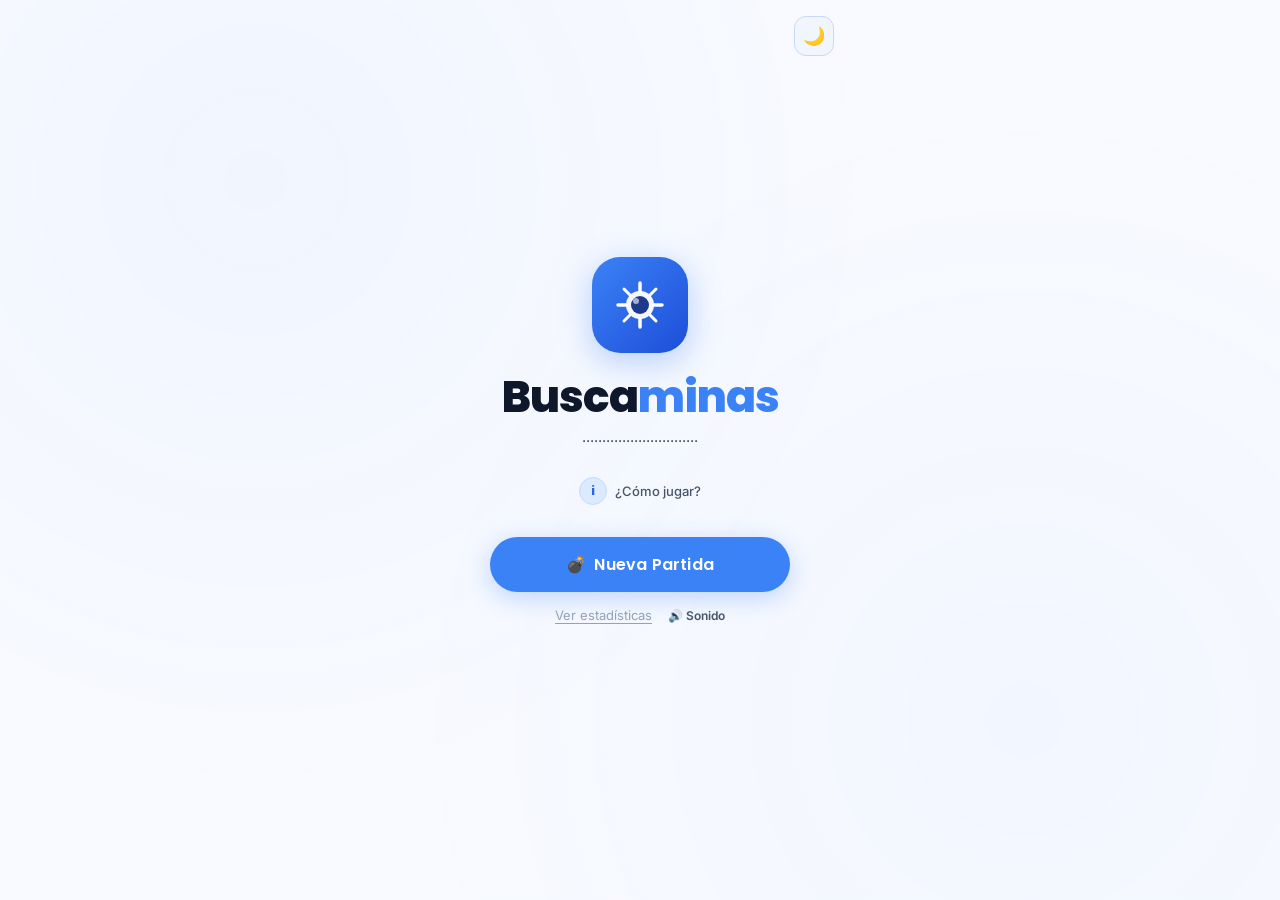
<file: minesweeper/index.html>
<!DOCTYPE html>
<html lang="es" data-theme="">
<head>
  <meta charset="UTF-8"/>
  <meta name="viewport" content="width=device-width, initial-scale=1.0, maximum-scale=1.0"/>
  <meta name="description" content="Buscaminas — Juego clásico con diseño premium"/>
  <title>Buscaminasgame</title>
  <link rel="icon" href="data:image/svg+xml,<svg xmlns='http://www.w3.org/2000/svg' viewBox='0 0 100 100'><text y='.9em' font-size='90'>💣</text></svg>"/>
  <link rel="stylesheet" href="css/style.css"/>
</head>
<body>
<div id="root">

  <!-- ═══════════════════════════════════════
       PANTALLA 1 — HOME
  ════════════════════════════════════════ -->
  <div class="screen s-active" data-screen="home" id="s-home">
    <div class="home-wrap">

      <!-- Logo -->
      <div class="logo-block">
        <div class="logo-icon-wrap">
          <!-- Mine SVG icon -->
          <svg class="logo-icon-svg" viewBox="0 0 52 52" fill="none" xmlns="http://www.w3.org/2000/svg">
            <circle cx="26" cy="26" r="14" fill="white" fill-opacity=".95"/>
            <circle cx="26" cy="26" r="9" fill="#1e3a8a"/>
            <!-- Spikes -->
            <line x1="26" y1="4"  x2="26" y2="12" stroke="white" stroke-width="3.5" stroke-linecap="round"/>
            <line x1="26" y1="40" x2="26" y2="48" stroke="white" stroke-width="3.5" stroke-linecap="round"/>
            <line x1="4"  y1="26" x2="12" y2="26" stroke="white" stroke-width="3.5" stroke-linecap="round"/>
            <line x1="40" y1="26" x2="48" y2="26" stroke="white" stroke-width="3.5" stroke-linecap="round"/>
            <line x1="10" y1="10" x2="16" y2="16" stroke="white" stroke-width="3" stroke-linecap="round"/>
            <line x1="36" y1="36" x2="42" y2="42" stroke="white" stroke-width="3" stroke-linecap="round"/>
            <line x1="42" y1="10" x2="36" y2="16" stroke="white" stroke-width="3" stroke-linecap="round"/>
            <line x1="16" y1="36" x2="10" y2="42" stroke="white" stroke-width="3" stroke-linecap="round"/>
            <!-- Shine -->
            <circle cx="22" cy="22" r="3" fill="white" fill-opacity=".6"/>
          </svg>
        </div>
        <h1 class="logo-title">Busca<span>minas</span></h1>
        <p class="logo-sub">.............................</p>
      </div>

      <!-- Best times -->

      <!-- How to play -->
      <div class="how-btn-wrap">
        <button id="btn-info" class="btn-info" aria-label="Cómo jugar">i</button>
        <span style="font-size:13px;font-weight:500;color:var(--txt2);">¿Cómo jugar?</span>
        <div id="how-tooltip" class="how-tooltip" role="tooltip">
          <div class="how-title">📖 Instrucciones</div>
          <div class="how-item">
            <span class="how-key">Clic</span>
            <span class="how-text">Revelar una casilla</span>
          </div>
          <div class="how-item">
            <span class="how-key">Clic der.</span>
            <span class="how-text">Poner / quitar bandera 🚩</span>
          </div>
          <div class="how-item">
            <span class="how-key">Mantener</span>
            <span class="how-text">En móvil: poner bandera</span>
          </div>
          <div class="how-item">
            <span class="how-key">Número</span>
            <span class="how-text">Minas adyacentes a esa celda</span>
          </div>
          <div style="margin-top:8px;font-size:11px;color:var(--txt3);">El primer clic nunca es una mina. ¡Encuentra todas!</div>
        </div>
      </div>

      <!-- CTA -->
      <div class="home-cta">
        <button id="btn-new-game" class="btn btn-primary btn-lg">
          💣 &nbsp;Nueva Partida
        </button>
        <div style="display:flex;gap:16px;align-items:center;">
          <button id="btn-stats" class="stats-link">Ver estadísticas</button>
          <button id="btn-sound-home" class="sound-toggle" aria-label="Sonido">🔊 Sonido</button>
        </div>
      </div>

    </div>

    <!-- Corner theme toggle -->
    <button id="btn-theme" class="btn-icon" style="position:fixed;top:16px;right:16px;"
            title="Modo oscuro/claro" aria-label="Cambiar tema">🌙</button>
  </div>


  <!-- ═══════════════════════════════════════
       PANTALLA 2 — DIFICULTAD
  ════════════════════════════════════════ -->
  <div class="screen s-right" data-screen="diff" id="s-diff">

    <div class="screen-hdr">
      <button id="btn-diff-back" class="btn-icon" aria-label="Volver">←</button>
      <div>
        <div class="screen-hdr-title">Selecciona <span>dificultad</span></div>
      </div>
    </div>

    <!-- Difficulty cards -->
    <div id="diff-list" class="diff-list"></div>

    <!-- Custom fields -->
    <div id="custom-fields" class="custom-fields card">
      <div class="field-label" style="margin-bottom:10px;">⚙️ Configuración personalizada</div>
      <div class="custom-row">
        <div class="field-group">
          <label class="field-label">Filas</label>
          <input id="c-rows" class="field-input" type="number" min="5" max="30" value="9" placeholder="9"/>
        </div>
        <div class="field-group">
          <label class="field-label">Columnas</label>
          <input id="c-cols" class="field-input" type="number" min="5" max="50" value="9" placeholder="9"/>
        </div>
        <div class="field-group">
          <label class="field-label">Minas</label>
          <input id="c-mines" class="field-input" type="number" min="1" max="999" value="10" placeholder="10"/>
        </div>
      </div>
    </div>

    <div class="diff-cta">
      <button id="btn-diff-start" class="btn btn-primary">
        💣 &nbsp;¡Empezar!
      </button>
    </div>

  </div>


  <!-- ═══════════════════════════════════════
       PANTALLA 3 — JUEGO
  ════════════════════════════════════════ -->
  <div class="screen s-right" data-screen="game" id="s-game">

    <!-- Game header -->
    <div class="game-hdr">
      <div class="game-hdr-left">
        <button id="btn-game-home" class="btn-icon" aria-label="Menú principal">🏠</button>
        <div>
          <div class="game-title-sm">Buscaminas</div>
        </div>
        <span id="game-diff-badge" class="diff-badge"></span>
      </div>

      <div class="game-hdr-center">
        <!-- Mines counter -->
        <div class="hud-chip card">
          <span class="hud-icon">🚩</span>
          <span id="hud-mines" class="hud-val">0</span>
        </div>
        <!-- Timer -->
        <div class="hud-chip card">
          <span class="hud-icon">⏱</span>
          <span id="hud-timer" class="hud-val">00:00</span>
        </div>
      </div>

      <div class="game-hdr-right">
        <button id="btn-sound-game" class="btn-icon" aria-label="Sonido">🔊</button>
        <button id="btn-theme-game" class="btn-icon" aria-label="Tema">🌙</button>
      </div>
    </div>

    <!-- Status bar -->
    <div class="status-bar card">
      <span id="status-msg" class="status-msg">🎯 ¡Encuentra todas las minas!</span>
      <button id="btn-restart" class="btn-restart" aria-label="Reiniciar">
        <span class="restart-icon">↺</span> Reiniciar
      </button>
    </div>

    <!-- Board -->
    <div class="board-wrap">
      <div id="board"></div>
    </div>

  </div>

</div><!-- #root -->


<!-- ═══════════════════════════════════════
     MODAL — FIN DE PARTIDA
════════════════════════════════════════ -->
<div id="end-modal" class="modal-overlay" role="dialog" aria-modal="true" aria-labelledby="end-title">
  <div class="modal card">
    <span id="end-icon"  class="modal-icon" aria-hidden="true">🏆</span>
    <h2  id="end-title" class="modal-title win">¡Ganaste!</h2>
    <p   id="end-sub"   class="modal-sub"></p>

    <div class="modal-stats">
      <div class="modal-stat">
        <span id="end-time"     class="modal-stat-v">00:00</span>
        <span class="modal-stat-l">Tiempo</span>
      </div>
      <div class="modal-stat">
        <span id="end-best"     class="modal-stat-v">--:--</span>
        <span class="modal-stat-l">Mejor tiempo</span>
      </div>
      <div class="modal-stat">
        <span id="end-flags"    class="modal-stat-v">0</span>
        <span class="modal-stat-l">Banderas</span>
      </div>
      <div class="modal-stat">
        <span id="end-revealed" class="modal-stat-v">0</span>
        <span class="modal-stat-l">Reveladas</span>
      </div>
    </div>

    <div class="modal-btns">
      <button id="end-btn-menu"   class="btn btn-ghost">🏠 Menú</button>
      <button id="end-btn-replay" class="btn btn-primary">🔄 Jugar de nuevo</button>
    </div>
  </div>
</div>


<!-- ═══════════════════════════════════════
     MODAL — ESTADÍSTICAS
════════════════════════════════════════ -->
<div id="stats-modal" class="modal-overlay" role="dialog" aria-modal="true" aria-labelledby="stats-title">
  <div class="modal card" style="max-width:480px;">
    <div style="display:flex;align-items:center;justify-content:space-between;margin-bottom:24px;">
      <h2 id="stats-title" style="font-family:'Poppins',sans-serif;font-size:20px;font-weight:700;">📊 Estadísticas</h2>
      <button id="stats-close" class="btn-icon" aria-label="Cerrar">✕</button>
    </div>

    <div class="stats-sections">

      <!-- Per difficulty -->
      <div>
        <div class="stats-group-title"> Fácil</div>
        <div id="sstat-easy" class="stats-grid"></div>
      </div>
      <div>
        <div class="stats-group-title">Medio</div>
        <div id="sstat-medium" class="stats-grid"></div>
      </div>
      <div>
        <div class="stats-group-title">Difícil</div>
        <div id="sstat-hard" class="stats-grid"></div>
      </div>

      <!-- History -->
      <div>
        <div class="stats-group-title">🕒 Historial reciente</div>
        <div id="history-list" class="history-list"></div>
      </div>

    </div>

    <button id="stats-btn-close" class="btn btn-primary" style="width:100%;margin-top:20px;"
            onclick="document.getElementById('stats-modal').classList.remove('show')">
      Cerrar
    </button>
  </div>
</div>

<script src="js/game.js"></script>
<script>
  // Extra bindings that need DOM ready
  document.addEventListener('DOMContentLoaded', () => {
    const themeGame = document.getElementById('btn-theme-game');
    if (themeGame) themeGame.addEventListener('click', () => {
      document.getElementById('btn-theme').click();
    });
  });
</script>
</body>
</html>
</file>
<file: minesweeper/css/style.css>
/* ============================================================
   BUSCAMINAS — Premium CSS
   ============================================================ */

@import url('https://fonts.googleapis.com/css2?family=Poppins:wght@300;400;500;600;700;800;900&family=Inter:wght@400;500;600&display=swap');

/* ── Design Tokens ── */
:root {
  --blue-50:  #eff6ff;
  --blue-100: #dbeafe;
  --blue-200: #bfdbfe;
  --blue-300: #93c5fd;
  --blue-400: #60a5fa;
  --blue-500: #3b82f6;
  --blue-600: #2563eb;
  --blue-700: #1d4ed8;
  --blue-800: #1e40af;
  --blue-900: #1e3a8a;

  --bg:         #f8faff;
  --bg2:        #eef2fb;
  --bg3:        #e3eaf8;
  --surface:    #ffffff;
  --surface2:   #f1f5fe;
  --border:     #c7d8f8;
  --border-act: #3b82f6;
  --txt:        #0f172a;
  --txt2:       #475569;
  --txt3:       #94a3b8;
  --accent:     #3b82f6;
  --accent-h:   #2563eb;
  --accent-glow:rgba(59,130,246,0.25);
  --danger:     #ef4444;
  --success:    #22c55e;
  --warn:       #f59e0b;

  --radius-sm:  8px;
  --radius:     14px;
  --radius-lg:  20px;
  --radius-xl:  28px;
  --shadow-sm:  0 1px 3px rgba(15,23,42,.06), 0 1px 2px rgba(15,23,42,.04);
  --shadow:     0 4px 16px rgba(15,23,42,.08), 0 1px 4px rgba(15,23,42,.04);
  --shadow-lg:  0 12px 40px rgba(15,23,42,.12), 0 4px 12px rgba(15,23,42,.06);
  --shadow-blue:0 6px 24px rgba(59,130,246,.3);
  --ease:       cubic-bezier(0.4, 0, 0.2, 1);
  --spring:     cubic-bezier(0.34, 1.56, 0.64, 1);
  --t:          .22s;
}

[data-theme="dark"] {
  --bg:         #0c1120;
  --bg2:        #111827;
  --bg3:        #1a2540;
  --surface:    #162035;
  --surface2:   #1e2d47;
  --border:     #2a3f6a;
  --border-act: #60a5fa;
  --txt:        #f0f6ff;
  --txt2:       #94a3b8;
  --txt3:       #475569;
  --accent:     #60a5fa;
  --accent-h:   #93c5fd;
  --accent-glow:rgba(96,165,250,0.2);
  --shadow-sm:  0 1px 3px rgba(0,0,0,.3);
  --shadow:     0 4px 16px rgba(0,0,0,.4);
  --shadow-lg:  0 12px 40px rgba(0,0,0,.5);
  --shadow-blue:0 6px 24px rgba(96,165,250,.25);
}

/* ── Reset ── */
*,*::before,*::after{box-sizing:border-box;margin:0;padding:0;}
html{font-size:16px;height:100%;}
body{
  font-family:'Inter',system-ui,sans-serif;
  background:var(--bg);color:var(--txt);
  min-height:100vh;
  transition:background .35s,color .35s;
  overflow-x:hidden;
}

/* ── Screen Router ── */
#root{position:relative;width:100vw;min-height:100vh;}

.screen{
  position:absolute;inset:0;
  display:flex;flex-direction:column;align-items:center;
  overflow-y:auto;overflow-x:hidden;
  padding:24px 16px 40px;
  transition:transform .45s var(--ease),opacity .45s var(--ease);
  will-change:transform,opacity;
  min-height:100vh;
}
.screen.s-active {transform:translateX(0);   opacity:1;pointer-events:all;}
.screen.s-left   {transform:translateX(-100%);opacity:0;pointer-events:none;}
.screen.s-right  {transform:translateX(100%); opacity:0;pointer-events:none;}

/* ── Subtle BG pattern ── */
body::before{
  content:'';position:fixed;inset:0;z-index:0;pointer-events:none;
  background-image:radial-gradient(circle at 20% 20%, rgba(59,130,246,.04) 0%,transparent 50%),
                   radial-gradient(circle at 80% 80%, rgba(59,130,246,.03) 0%,transparent 50%);
}
.screen{position:absolute;z-index:1;}

/* ── Typography ── */
h1,h2,h3{font-family:'Poppins',sans-serif;font-weight:700;line-height:1.1;}

/* ── Glass / Card ── */
.card{
  background:var(--surface);
  border:1.5px solid var(--border);
  border-radius:var(--radius-lg);
  box-shadow:var(--shadow);
  transition:border-color var(--t),box-shadow var(--t),background .35s;
}
.card:hover{border-color:var(--border-act);box-shadow:var(--shadow-lg);}

/* ── Buttons ── */
.btn{
  display:inline-flex;align-items:center;justify-content:center;gap:8px;
  padding:12px 26px;border:none;border-radius:50px;
  font-family:'Poppins',sans-serif;font-weight:600;font-size:14px;
  cursor:pointer;transition:all var(--t) var(--ease);
  position:relative;overflow:hidden;white-space:nowrap;letter-spacing:.2px;
}
.btn:active{transform:scale(.95);}

.btn-primary{
  background:var(--accent);color:#fff;
  box-shadow:var(--shadow-blue);
}
.btn-primary:hover{background:var(--accent-h);transform:translateY(-2px);box-shadow:0 8px 28px var(--accent-glow);}

.btn-ghost{
  background:var(--surface2);color:var(--txt2);
  border:1.5px solid var(--border);
}
.btn-ghost:hover{border-color:var(--accent);color:var(--accent);background:var(--blue-50);}
[data-theme="dark"] .btn-ghost:hover{background:var(--bg3);}

.btn-icon{
  width:40px;height:40px;border-radius:12px;padding:0;
  background:var(--surface2);border:1.5px solid var(--border);
  color:var(--txt2);font-size:18px;cursor:pointer;
  display:flex;align-items:center;justify-content:center;
  transition:all var(--t) var(--ease);
}
.btn-icon:hover{border-color:var(--accent);color:var(--accent);background:var(--blue-50);}
[data-theme="dark"] .btn-icon:hover{background:var(--bg3);}

.btn-lg{padding:15px 36px;font-size:16px;border-radius:60px;}

/* ══════════════════════════════════════
   SCREEN 1 — HOME
══════════════════════════════════════ */
#s-home{justify-content:center;gap:0;max-width:420px;margin:0 auto;width:100%;}

.home-wrap{
  display:flex;flex-direction:column;align-items:center;
  gap:32px;width:100%;padding:20px 0;
}

/* Logo */
.logo-block{text-align:center;}

.logo-icon-wrap{
  width:96px;height:96px;border-radius:28px;
  background:linear-gradient(135deg,var(--blue-500),var(--blue-700));
  display:flex;align-items:center;justify-content:center;
  margin:0 auto 20px;
  box-shadow:0 8px 32px rgba(59,130,246,.35);
  animation:logoBounce .8s var(--spring) both;
}
@keyframes logoBounce{from{opacity:0;transform:scale(.5) rotate(-10deg);}to{opacity:1;transform:scale(1) rotate(0deg);}}

.logo-icon-svg{width:52px;height:52px;}

.logo-title{
  font-family:'Poppins',sans-serif;font-weight:800;
  font-size:clamp(32px,8vw,44px);
  color:var(--txt);letter-spacing:-1px;
  animation:fadeUp .5s .15s var(--spring) both;
}
.logo-title span{color:var(--accent);}

.logo-sub{
  font-size:14px;font-weight:500;color:var(--txt2);
  margin-top:6px;
  animation:fadeUp .5s .2s var(--spring) both;
}

/* Best times preview */
.best-row{
  display:flex;gap:10px;width:100%;
  animation:fadeUp .5s .25s var(--spring) both;
}
.best-chip{
  flex:1;padding:12px 10px;text-align:center;border-radius:var(--radius);
  background:var(--surface2);border:1.5px solid var(--border);
  transition:border-color var(--t);
}
.best-chip:hover{border-color:var(--border-act);}
.best-val{
  font-family:'Poppins',sans-serif;font-weight:700;font-size:18px;
  color:var(--accent);display:block;line-height:1;
}
.best-lbl{font-size:10px;font-weight:600;color:var(--txt3);text-transform:uppercase;letter-spacing:1.2px;margin-top:3px;display:block;}

/* How to play tooltip */
.how-btn-wrap{
  position:relative;display:inline-flex;align-items:center;gap:8px;
  animation:fadeUp .5s .3s var(--spring) both;
}
.btn-info{
  width:28px;height:28px;border-radius:50%;
  background:var(--blue-100);border:1.5px solid var(--blue-200);
  color:var(--blue-600);font-size:13px;font-weight:700;
  cursor:pointer;transition:all var(--t);
  display:flex;align-items:center;justify-content:center;
  font-family:'Poppins',sans-serif;
}
[data-theme="dark"] .btn-info{background:var(--bg3);border-color:var(--border);color:var(--accent);}
.btn-info:hover{background:var(--accent);color:#fff;border-color:var(--accent);}

.how-tooltip{
  position:absolute;bottom:calc(100% + 12px);left:50%;transform:translateX(-50%) scale(.9);
  width:280px;padding:16px 18px;border-radius:var(--radius);
  background:var(--surface);border:1.5px solid var(--border);
  box-shadow:var(--shadow-lg);
  opacity:0;pointer-events:none;
  transition:all .2s var(--spring);z-index:100;
}
.how-tooltip.show{opacity:1;pointer-events:all;transform:translateX(-50%) scale(1);}
.how-tooltip::after{
  content:'';position:absolute;bottom:-6px;left:50%;transform:translateX(-50%);
  width:10px;height:10px;background:var(--surface);
  border-right:1.5px solid var(--border);border-bottom:1.5px solid var(--border);
  transform:translateX(-50%) rotate(45deg);
}
.how-title{font-family:'Poppins',sans-serif;font-weight:700;font-size:13px;color:var(--txt);margin-bottom:10px;}
.how-item{display:flex;align-items:flex-start;gap:10px;margin-bottom:8px;}
.how-key{
  flex-shrink:0;padding:2px 8px;border-radius:5px;
  background:var(--bg2);border:1px solid var(--border);
  font-size:11px;font-weight:600;color:var(--txt2);
  font-family:'Poppins',sans-serif;white-space:nowrap;
}
.how-text{font-size:12px;color:var(--txt2);line-height:1.4;padding-top:1px;}

.home-cta{display:flex;flex-direction:column;align-items:center;gap:12px;width:100%;animation:fadeUp .5s .35s var(--spring) both;}
.home-cta .btn-primary{width:100%;max-width:300px;}

.stats-link{
  font-size:13px;color:var(--txt3);cursor:pointer;
  transition:color var(--t);border:none;background:none;font-family:'Inter',sans-serif;
  text-decoration:underline;text-underline-offset:3px;
}
.stats-link:hover{color:var(--accent);}

/* ══════════════════════════════════════
   SCREEN 2 — DIFFICULTY
══════════════════════════════════════ */
#s-diff{max-width:460px;margin:0 auto;width:100%;gap:0;}

.screen-hdr{
  display:flex;align-items:center;gap:12px;
  width:100%;margin-bottom:28px;
  animation:fadeDown .4s var(--spring) both;
}
.screen-hdr-title{font-family:'Poppins',sans-serif;font-size:22px;font-weight:700;color:var(--txt);}
.screen-hdr-title span{color:var(--accent);}

.diff-list{display:flex;flex-direction:column;gap:10px;width:100%;animation:fadeUp .4s .1s var(--spring) both;}

.diff-card{
  padding:18px 20px;cursor:pointer;border-radius:var(--radius-lg);
  background:var(--surface);border:1.5px solid var(--border);
  box-shadow:var(--shadow-sm);
  transition:all var(--t) var(--ease);
  display:flex;align-items:center;gap:16px;
  position:relative;overflow:hidden;
}
.diff-card::before{
  content:'';position:absolute;left:0;top:0;bottom:0;width:3px;
  background:var(--d-color,var(--accent));
  opacity:0;transition:opacity var(--t);border-radius:3px 0 0 3px;
}
.diff-card:hover{border-color:var(--d-color,var(--accent));transform:translateX(4px);}
.diff-card:hover::before{opacity:1;}
.diff-card.selected{border-color:var(--d-color,var(--accent));background:var(--surface2);}
.diff-card.selected::before{opacity:1;}

.diff-icon{
  width:52px;height:52px;border-radius:14px;flex-shrink:0;
  display:flex;align-items:center;justify-content:center;font-size:24px;
  background:var(--d-bg,var(--blue-50));
  border:1.5px solid var(--d-border,var(--blue-200));
  transition:transform var(--t) var(--spring);
}
[data-theme="dark"] .diff-icon{background:var(--bg3);}
.diff-card:hover .diff-icon{transform:scale(1.1) rotate(-5deg);}

.diff-info{flex:1;min-width:0;}
.diff-name{font-family:'Poppins',sans-serif;font-weight:700;font-size:16px;color:var(--txt);}
.diff-desc{font-size:12px;color:var(--txt2);margin-top:3px;font-weight:500;}
.diff-tags{display:flex;gap:5px;margin-top:6px;flex-wrap:wrap;}
.diff-tag{
  padding:2px 8px;border-radius:20px;font-size:11px;font-weight:600;
  background:var(--d-bg,var(--blue-50));color:var(--d-color,var(--accent));
  border:1px solid var(--d-border,var(--blue-200));
}
[data-theme="dark"] .diff-tag{background:var(--bg3);}

.diff-radio{
  width:20px;height:20px;border-radius:50%;flex-shrink:0;
  border:2px solid var(--d-color,var(--accent));
  transition:all var(--t);display:flex;align-items:center;justify-content:center;
}
.diff-card.selected .diff-radio::after{
  content:'';display:block;width:10px;height:10px;border-radius:50%;
  background:var(--d-color,var(--accent));
}

/* Custom fields */
.custom-fields{
  width:100%;padding:18px 20px;border-radius:var(--radius-lg);
  background:var(--surface);border:1.5px solid var(--border);
  box-shadow:var(--shadow-sm);
  display:none;
  animation:fadeUp .3s var(--spring) both;
}
.custom-fields.show{display:block;}
.custom-row{display:grid;grid-template-columns:1fr 1fr 1fr;gap:10px;margin-top:4px;}
.field-group{display:flex;flex-direction:column;gap:5px;}
.field-label{font-size:11px;font-weight:600;color:var(--txt2);text-transform:uppercase;letter-spacing:1px;}
.field-input{
  padding:9px 12px;border-radius:var(--radius-sm);
  border:1.5px solid var(--border);background:var(--bg2);
  color:var(--txt);font-family:'Poppins',sans-serif;font-size:14px;font-weight:600;
  transition:border-color var(--t);outline:none;width:100%;
}
.field-input:focus{border-color:var(--accent);box-shadow:0 0 0 3px var(--accent-glow);}

.diff-cta{
  width:100%;margin-top:16px;
  animation:fadeUp .4s .2s var(--spring) both;
}
.diff-cta .btn-primary{width:100%;font-size:16px;padding:15px;}

/* ══════════════════════════════════════
   SCREEN 3 — GAME
══════════════════════════════════════ */
#s-game{max-width:900px;margin:0 auto;width:100%;padding-top:16px;gap:12px;}

/* Game header */
.game-hdr{
  display:flex;align-items:center;justify-content:space-between;
  width:100%;gap:8px;
  animation:fadeDown .4s var(--spring) both;
}

.game-hdr-left{display:flex;align-items:center;gap:10px;}
.game-title-sm{font-family:'Poppins',sans-serif;font-weight:700;font-size:18px;color:var(--txt);}
.diff-badge{
  padding:3px 10px;border-radius:20px;font-size:11px;font-weight:700;
  font-family:'Poppins',sans-serif;letter-spacing:.3px;
}

.game-hdr-center{display:flex;gap:8px;align-items:center;}

.hud-chip{
  padding:8px 16px;border-radius:12px;
  background:var(--surface);border:1.5px solid var(--border);
  box-shadow:var(--shadow-sm);
  display:flex;align-items:center;gap:8px;
  min-width:90px;
}
.hud-icon{font-size:16px;line-height:1;}
.hud-val{
  font-family:'Poppins',sans-serif;font-weight:700;font-size:18px;
  color:var(--txt);line-height:1;min-width:36px;text-align:center;
  transition:color .3s;
}
.hud-val.danger{color:var(--danger);}
.hud-val.warn{color:var(--warn);}

.game-hdr-right{display:flex;gap:6px;}

/* Status bar */
.status-bar{
  width:100%;padding:10px 16px;border-radius:var(--radius);
  background:var(--surface);border:1.5px solid var(--border);
  display:flex;align-items:center;justify-content:space-between;gap:10px;
  box-shadow:var(--shadow-sm);
  animation:fadeUp .3s .05s var(--spring) both;
  min-height:46px;
}
.status-msg{font-size:13px;font-weight:600;color:var(--txt2);}
.status-msg.win{color:var(--success);}
.status-msg.lose{color:var(--danger);}

.btn-restart{
  padding:7px 16px;border-radius:30px;font-size:13px;
  background:var(--surface2);border:1.5px solid var(--border);
  color:var(--txt2);font-family:'Poppins',sans-serif;font-weight:600;
  cursor:pointer;transition:all var(--t);display:flex;align-items:center;gap:6px;
}
.btn-restart:hover{border-color:var(--accent);color:var(--accent);}
.btn-restart:active{transform:scale(.95);}
.restart-icon{font-size:14px;transition:transform .4s var(--ease);}
.btn-restart:hover .restart-icon{transform:rotate(180deg);}

/* Board wrapper */
.board-wrap{
  width:100%;overflow:auto;
  display:flex;justify-content:center;
  padding:4px;
  animation:fadeUp .4s .1s var(--spring) both;
}

/* Board grid */
#board{
  display:inline-grid;
  gap:3px;
  padding:16px;
  background:var(--surface);
  border:1.5px solid var(--border);
  border-radius:var(--radius-lg);
  box-shadow:var(--shadow);
  transition:background .35s,border-color .35s;
}

/* ── Cells ── */
.cell{
  width:var(--cell-size,36px);
  height:var(--cell-size,36px);

  position:relative;     
  overflow:hidden;        

  border-radius:6px;
  border:2px solid #6b8fcf;
  background:#dbeafe;

  box-shadow:
      inset 0 1px 0 rgba(255,255,255,.7),
      0 1px 3px rgba(0,0,0,.12);

  display:flex;
  align-items:center;
  justify-content:center;

  cursor:pointer;
  font-family:'Poppins',sans-serif;
  font-weight:700;
}

.cell::before{
  content:'';position:absolute;inset:0;
  background:linear-gradient(135deg,rgba(255,255,255,.06) 0%,transparent 60%);
  pointer-events:none;border-radius:inherit;
}

/* Hover */
.cell:not(.revealed):not(.exploded):hover{
  border-color:var(--accent);
  background:var(--blue-50);
  transform:scale(1.08);
  box-shadow:0 2px 8px var(--accent-glow);
  z-index:2;
}
[data-theme="dark"] .cell:not(.revealed):not(.exploded):hover{background:var(--bg3);}

/* Click press */
.cell:not(.revealed):active{transform:scale(.92);box-shadow:inset 0 2px 6px rgba(0,0,0,.15);}

/* Flagged */
.cell.flagged{
  background:rgba(59,130,246,.08);
  border-color:var(--accent);
  animation:flagPop .3s var(--spring) both;
}
[data-theme="dark"] .cell.flagged{background:rgba(96,165,250,.1);}
@keyframes flagPop{0%{transform:scale(.5);}60%{transform:scale(1.15);}100%{transform:scale(1);}}

.cell.flag-remove{animation:flagPop .25s var(--spring) reverse both;}

/* Revealed empty */
.cell.revealed{
  background:var(--bg2);
  border-color:var(--bg3);
  cursor:default;
  transform:none!important;
}
[data-theme="dark"] .cell.revealed{background:var(--bg3);border-color:var(--border);}

/* Wave reveal animation */
.cell.reveal-wave{animation:waveReveal .35s var(--ease) both;}
@keyframes waveReveal{
  0%  {transform:scale(0.7);opacity:0;background:var(--blue-200);}
  60% {transform:scale(1.05);background:var(--blue-100);}
  100%{transform:scale(1);opacity:1;background:var(--bg2);}
}
[data-theme="dark"] .cell.reveal-wave{
  animation:waveRevealDark .35s var(--ease) both;
}
@keyframes waveRevealDark{
  0%  {transform:scale(0.7);opacity:0;background:rgba(96,165,250,.3);}
  60% {transform:scale(1.05);}
  100%{transform:scale(1);opacity:1;background:var(--bg3);}
}

/* Number colors */
.cell[data-n="1"]{color:#2563eb;}
.cell[data-n="2"]{color:#16a34a;}
.cell[data-n="3"]{color:#dc2626;}
.cell[data-n="4"]{color:#7c3aed;}
.cell[data-n="5"]{color:#c2410c;}
.cell[data-n="6"]{color:#0891b2;}
.cell[data-n="7"]{color:#9d174d;}
.cell[data-n="8"]{color:#374151;}
[data-theme="dark"] .cell[data-n="8"]{color:#94a3b8;}

/* Mine */
.cell.mine-revealed{
  background:rgba(239,68,68,.1);
  border-color:rgba(239,68,68,.3);
  cursor:default;
}
.cell.exploded{
  background:var(--danger)!important;
  border-color:var(--danger)!important;
  animation:explode .5s var(--spring) both;
  z-index:10;
}
@keyframes explode{
  0%  {transform:scale(1);}
  30% {transform:scale(1.4) rotate(5deg);}
  60% {transform:scale(0.9) rotate(-3deg);}
  100%{transform:scale(1);}
}

/* Flag icon */
.flag-icon{font-size:calc(var(--cell-size,36px) * 0.45);line-height:1;display:block;}
.mine-icon{font-size:calc(var(--cell-size,36px) * 0.45);line-height:1;display:block;}

/* ── Modal ── */
.modal-overlay{
  position:fixed;inset:0;z-index:200;
  display:flex;align-items:center;justify-content:center;padding:16px;
  background:rgba(15,23,42,.6);backdrop-filter:blur(12px);
  opacity:0;pointer-events:none;transition:opacity .35s;
}
.modal-overlay.show{opacity:1;pointer-events:all;}

.modal{
  max-width:400px;width:100%;padding:36px 32px;text-align:center;
  transform:scale(.85) translateY(20px);
  transition:transform .45s var(--spring);
}
.modal-overlay.show .modal{transform:scale(1) translateY(0);}

.modal-icon{font-size:64px;display:block;margin-bottom:12px;animation:iconPop .6s .2s var(--spring) both;}
@keyframes iconPop{from{opacity:0;transform:scale(.3);}to{opacity:1;transform:scale(1);}}

.modal-title{font-family:'Poppins',sans-serif;font-size:28px;font-weight:800;margin-bottom:6px;}
.modal-title.win {color:var(--success);}
.modal-title.lose{color:var(--danger);}

.modal-sub{font-size:14px;color:var(--txt2);margin-bottom:24px;line-height:1.5;}

.modal-stats{display:grid;grid-template-columns:1fr 1fr;gap:10px;margin-bottom:24px;}
.modal-stat{
  padding:12px 10px;border-radius:var(--radius);text-align:center;
  background:var(--bg2);border:1.5px solid var(--border);
}
.modal-stat-v{font-family:'Poppins',sans-serif;font-size:22px;font-weight:700;color:var(--accent);display:block;}
.modal-stat-l{font-size:10px;font-weight:600;color:var(--txt3);text-transform:uppercase;letter-spacing:1px;margin-top:2px;}

.modal-btns{display:flex;gap:10px;}
.modal-btns .btn{flex:1;}

/* Stats modal */
.stats-sections{display:flex;flex-direction:column;gap:20px;width:100%;text-align:left;}
.stats-group-title{font-family:'Poppins',sans-serif;font-weight:700;font-size:13px;color:var(--txt);margin-bottom:10px;display:flex;align-items:center;gap:6px;}
.stats-grid{display:grid;grid-template-columns:1fr 1fr;gap:8px;}
.stat-item{
  padding:12px 14px;border-radius:var(--radius);
  background:var(--bg2);border:1.5px solid var(--border);
}
.stat-item-v{font-family:'Poppins',sans-serif;font-size:20px;font-weight:700;color:var(--accent);}
.stat-item-l{font-size:11px;color:var(--txt3);font-weight:500;margin-top:2px;}

.history-list{display:flex;flex-direction:column;gap:6px;max-height:200px;overflow-y:auto;}
.history-item{
  display:flex;align-items:center;gap:10px;padding:8px 12px;
  border-radius:var(--radius-sm);background:var(--bg2);border:1px solid var(--border);
  font-size:12px;
}
.history-result{font-size:16px;}
.history-info{flex:1;}
.history-name{font-weight:600;color:var(--txt);}
.history-meta{color:var(--txt3);font-size:11px;}
.history-time{font-family:'Poppins',sans-serif;font-weight:700;color:var(--accent);font-size:13px;}

/* Confetti */
.confetti-piece{
  position:fixed;border-radius:2px;pointer-events:none;z-index:500;
  animation:cfFall var(--d,2s) var(--dl,0s) ease-in forwards;
}
@keyframes cfFall{
  0%{transform:translate(0,0) rotate(0);opacity:1;}
  100%{transform:translate(var(--dx,0),100vh) rotate(var(--r,360deg));opacity:0;}
}

/* Particles */
.particle{
  position:fixed;border-radius:50%;pointer-events:none;z-index:500;
  animation:particleBurst var(--d,.8s) var(--dl,0s) ease-out forwards;
}
@keyframes particleBurst{
  0%{transform:translate(0,0) scale(1);opacity:1;}
  100%{transform:translate(var(--dx,0),var(--dy,-60px)) scale(0);opacity:0;}
}

/* Sound toggle */
.sound-toggle{
  display:flex;align-items:center;gap:6px;
  font-size:12px;font-weight:600;color:var(--txt2);
  cursor:pointer;transition:color var(--t);
  background:none;border:none;font-family:'Inter',sans-serif;
  padding:4px 0;
}
.sound-toggle:hover{color:var(--accent);}

/* ── Animations ── */
@keyframes fadeDown{from{opacity:0;transform:translateY(-16px);}to{opacity:1;transform:translateY(0);}}
@keyframes fadeUp  {from{opacity:0;transform:translateY(16px);}  to{opacity:1;transform:translateY(0);}}

/* ── Responsive ── */
@media(max-width:640px){
  .game-hdr{flex-wrap:wrap;gap:6px;}
  .game-hdr-center{order:3;width:100%;justify-content:center;}
  .hud-chip{flex:1;justify-content:center;}
  :root{--cell-size:28px;--cell-r:6px;--cell-fs:11px;}
}
@media(max-width:420px){
  :root{--cell-size:22px;--cell-r:5px;--cell-fs:9px;}
  #board{gap:2px;padding:10px;}
  .modal{padding:28px 20px;}
}
@media(max-width:340px){
  :root{--cell-size:18px;--cell-r:4px;--cell-fs:8px;}
  #board{gap:1px;padding:8px;}
}

@media(prefers-reduced-motion:reduce){
  *,*::before,*::after{animation-duration:.01ms!important;transition-duration:.01ms!important;}
}

/* ── Explosion Effects ── */
.atomic-canvas {
  position: fixed;
  inset: 0;
  pointer-events: none;
  z-index: 9000;
}

.board-shake {
  animation: boardShake .9s ease-out;
}
@keyframes boardShake {
  0%,100% { transform: translateX(0) rotate(0); }
  10%  { transform: translateX(-14px) rotate(-2deg); }
  25%  { transform: translateX(14px)  rotate(2deg); }
  40%  { transform: translateX(-10px) rotate(-1deg); }
  55%  { transform: translateX(10px)  rotate(1deg); }
  70%  { transform: translateX(-5px); }
  85%  { transform: translateX(5px); }
}

.cell.exploded {
  animation: cellExplode .45s cubic-bezier(.36,.07,.19,.97) both !important;
}
@keyframes cellExplode {
  0%   { transform: scale(1);    filter: brightness(1); }
  20%  { transform: scale(1.8);  filter: brightness(3) saturate(4); }
  50%  { transform: scale(1.4);  filter: brightness(2); }
  100% { transform: scale(1);    filter: brightness(1); }
}
</file>
